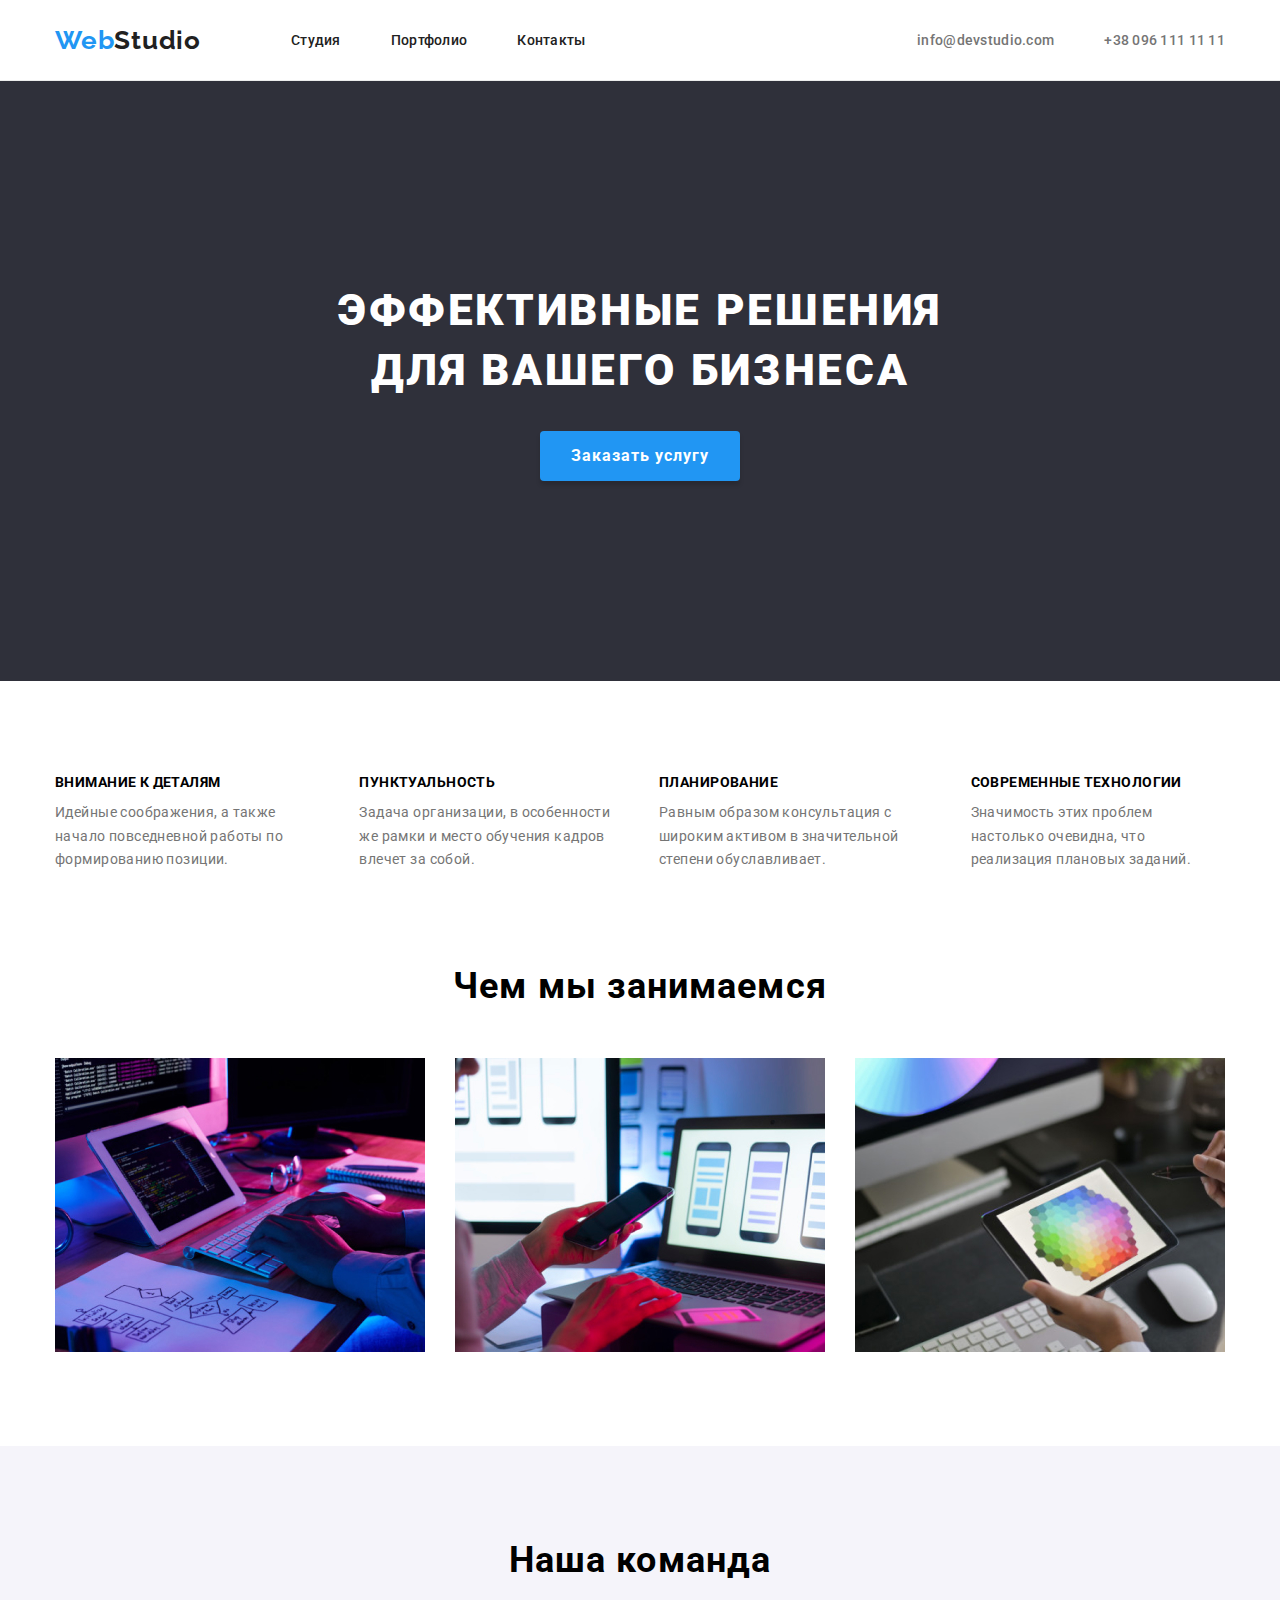
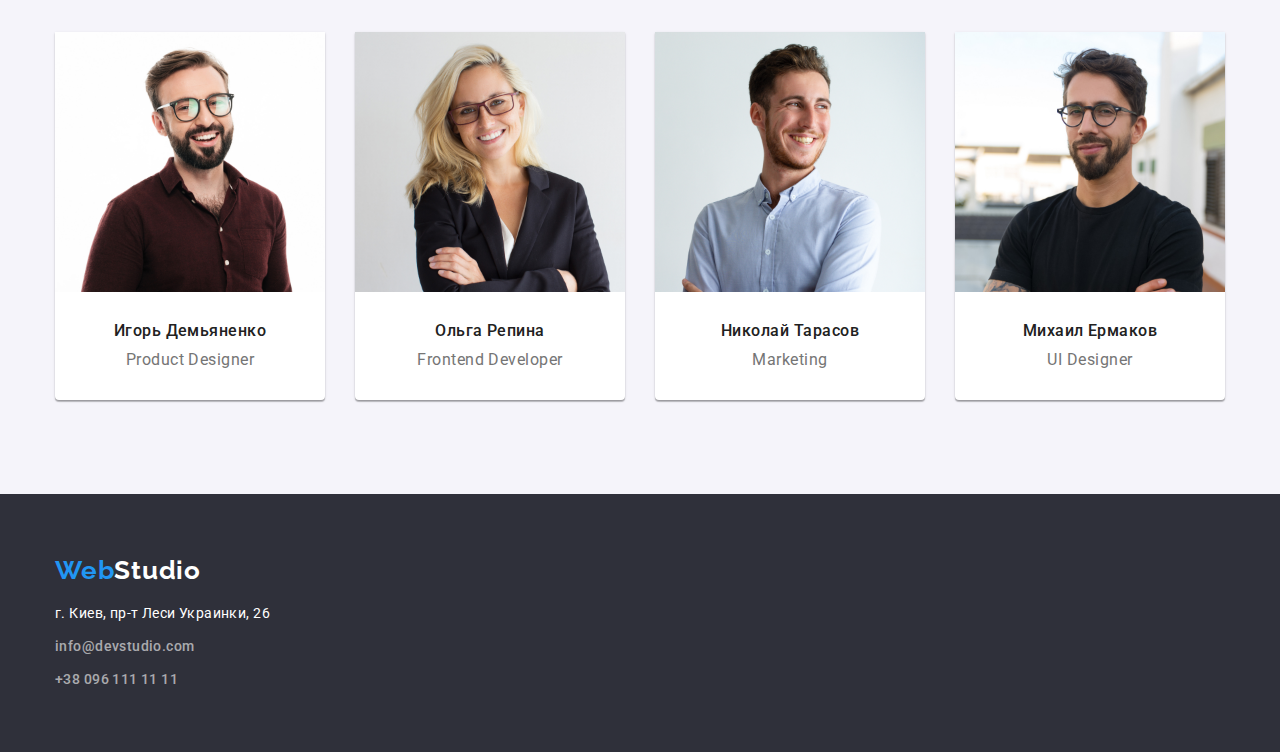
<file: index.html>
<!DOCTYPE html>
<html lang="ru">
  <head>
    <meta charset="UTF-8" />
    <meta http-equiv="X-UA-Compatible" content="IE=edge" />
    <meta name="viewport" content="width=device-width, initial-scale=1.0" />
    <link
      rel="stylesheet"
      href="https://cdnjs.cloudflare.com/ajax/libs/modern-normalize/1.0.0/modern-normalize.css"
      integrity="sha512-Zx6MlUMKSVJoQ+83OwhdILe8cSEsCzfqThJd7J/VA2UrK6Ctj85p+xzqfyuNXE5B1k25uUdmJ2OzItbBy9GHAQ=="
      crossorigin="anonymous"
    />
    <link rel="preconnect" href="https://fonts.gstatic.com" />

    <link rel="preconnect" href="https://fonts.gstatic.com" />
    <link
      href="https://fonts.googleapis.com/css2?family=Raleway:wght@700&family=Roboto:wght@400;500;700;900&display=swap"
      rel="stylesheet"
    />
    <link rel="stylesheet" href="./css/style.css" />
    <title>WebStudio</title>
  </head>
  <body>
    <header class="header" >
      <div class="container ">
        <!-- Navigations -->
        <nav>
          <a href="./" class="link logo">
            <span class="logo-span">Web</span>Studio</a
          >
          <ul class="menu list-no">
            <li class="nav-item">
              <a class="link nav-link" href="#">Студия</a>
            </li>
            <li class="nav-item">
              <a class="link nav-link" href="./portfolio/portfolio.html"
                >Портфолио</a
              >
            </li>
            <li class="nav-item">
              <a class="link nav-link" href="#">Контакты</a>
            </li>
          </ul>
        </nav>
        <ul class="con-list list-no">
          <li class="con-item">
            <a class="link con-link" href="mailto:info@devstudio.com"
              >info@devstudio.com</a
            >
          </li>
          <li class="con-item">
            <a class="link con-link" href="tel:+380961111111"
              >+38 096 111 11 11</a
            >
          </li>
        </ul>
      </div>
    </header>
    <main>
      <section class="shapka">
        <div class="container">
          <h1 class="main-title">Эффективные решения для вашего бизнеса</h1>
          <div class="center">
            <button class="order-but" type="button">Заказать услугу</button>
          </div>
      </section>
      <section class="about-section">
        <div class="container">          
          <!-- Наши качества -->
          <ul class="about-list list-no">
            <li class="about-list-item">
              <h3 class="mini-title">Внимание к деталям</h3>
              <p class="zagolovok about-p">
                Идейные соображения, а также начало повседневной работы по
                формированию позиции.
              </p>
            </li>
            <li class="about-list-item">
              <h3 class="mini-title">Пунктуальность</h3>
              <p class="zagolovok about-p">
                Задача организации, в особенности же рамки и место обучения кадров
                влечет за собой.
              </p>
            </li>
            <li class="about-list-item">
              <h3 class="mini-title">Планирование</h3>
              <p class="zagolovok about-p">
                Равным образом консультация с широким активом в значительной
                степени обуславливает.
              </p>
            </li>
            <li class="about-list-item">
              <h3 class="mini-title">Современные технологии</h3>
              <p class="zagolovok about-p">
                Значимость этих проблем настолько очевидна, что реализация
                плановых заданий.
              </p>
            </li>
          </ul>
        </div>
      </section>
      <section class="list-img-section" >
        <div class="container">
          <!-- Фото чем мы занимаемся  -->
          <h2 class="title-section">Чем мы занимаемся</h2>
          <ul class="list-no list-img">
            <li>
              <img
                src="img/img-3.jpg"
                width="370"
                height="294"
                alt="Програмист пишет код"
              />
            </li>
            <li>
              <img
                src="img/img-1.jpg"
                width="370"
                height="294"
                alt="Робота веб-дизайнера"
              />
            </li>
            <li>
              <img
                src="img/img-2.jpg"
                width="370"
                height="294"
                alt="Я хз шо це таке, і взагалі я хочу сало"
              />
            </li>
          </ul>
        </div>
      </section>
      <section class="team">
        <div class="container">
            <!-- Наша команда -->
          <h2 class="title-section">Наша команда</h2>
          <ul class="list-no list-team">
            <li class="card-people">
              <img src="img/team/img.jpg" alt="Ігарь" width="270" height="260" />
              <h4 class="title-name">Игорь Демьяненко</h4>
              <p class="job">Product Designer</p>
            </li>
            <li class="card-people">
              <img
                src="img/team/img-1.jpg"
                alt="Ольга"
                width="270"
                height="260"
              />
              <h4 class="title-name">Ольга Репина</h4>
              <p class="job">Frontend Developer</p>
            </li>
            <li class="card-people">
              <img src="img/team/img-2.jpg" alt="Коля" width="270" height="260" />
              <h4 class="title-name">Николай Тарасов</h4>
              <p class="job">Marketing</p>
            </li>
            <li class="card-people">
              <img src="img/team/img-3.jpg" alt="Міша" width="270" height="260" />
              <h4 class="title-name">Михаил Ермаков</h4>
              <p class="job">UI Designer</p>
            </li>
          </ul>
        </div>
      </section>
        
        
    </main>
    <footer class="footer">
      <div class="container">
         <!-- Адрес и контакты в футере -->
        <a href="./" class="link logo footer-logo">
          <span class="logo-span ">Web</span><span class="white-span">Studio</span>
        </a>
        <address class="address">
          <a
            href="https://goo.gl/maps/hZhFV1fXpXnWWx7i7"
            class="address-street link"
            target="_blank"
            >г. Киев, пр-т Леси Украинки, 26</a
          >
          <ul class="list-no">
            <li class="footer-item-list">
              <a
                class="link con-link footer-link"
                href="mailto:info@devstudio.com"
                >info@devstudio.com</a
              >
            </li>
            <li class="footer-item-list">
              <a class="link con-link footer-link" href="tel:+380961111111"
                >+38 096 111 11 11</a
              >
            </li>
          </ul>
      </address>
      </div>  
     
    </footer>
  </body>
</html>
</file>
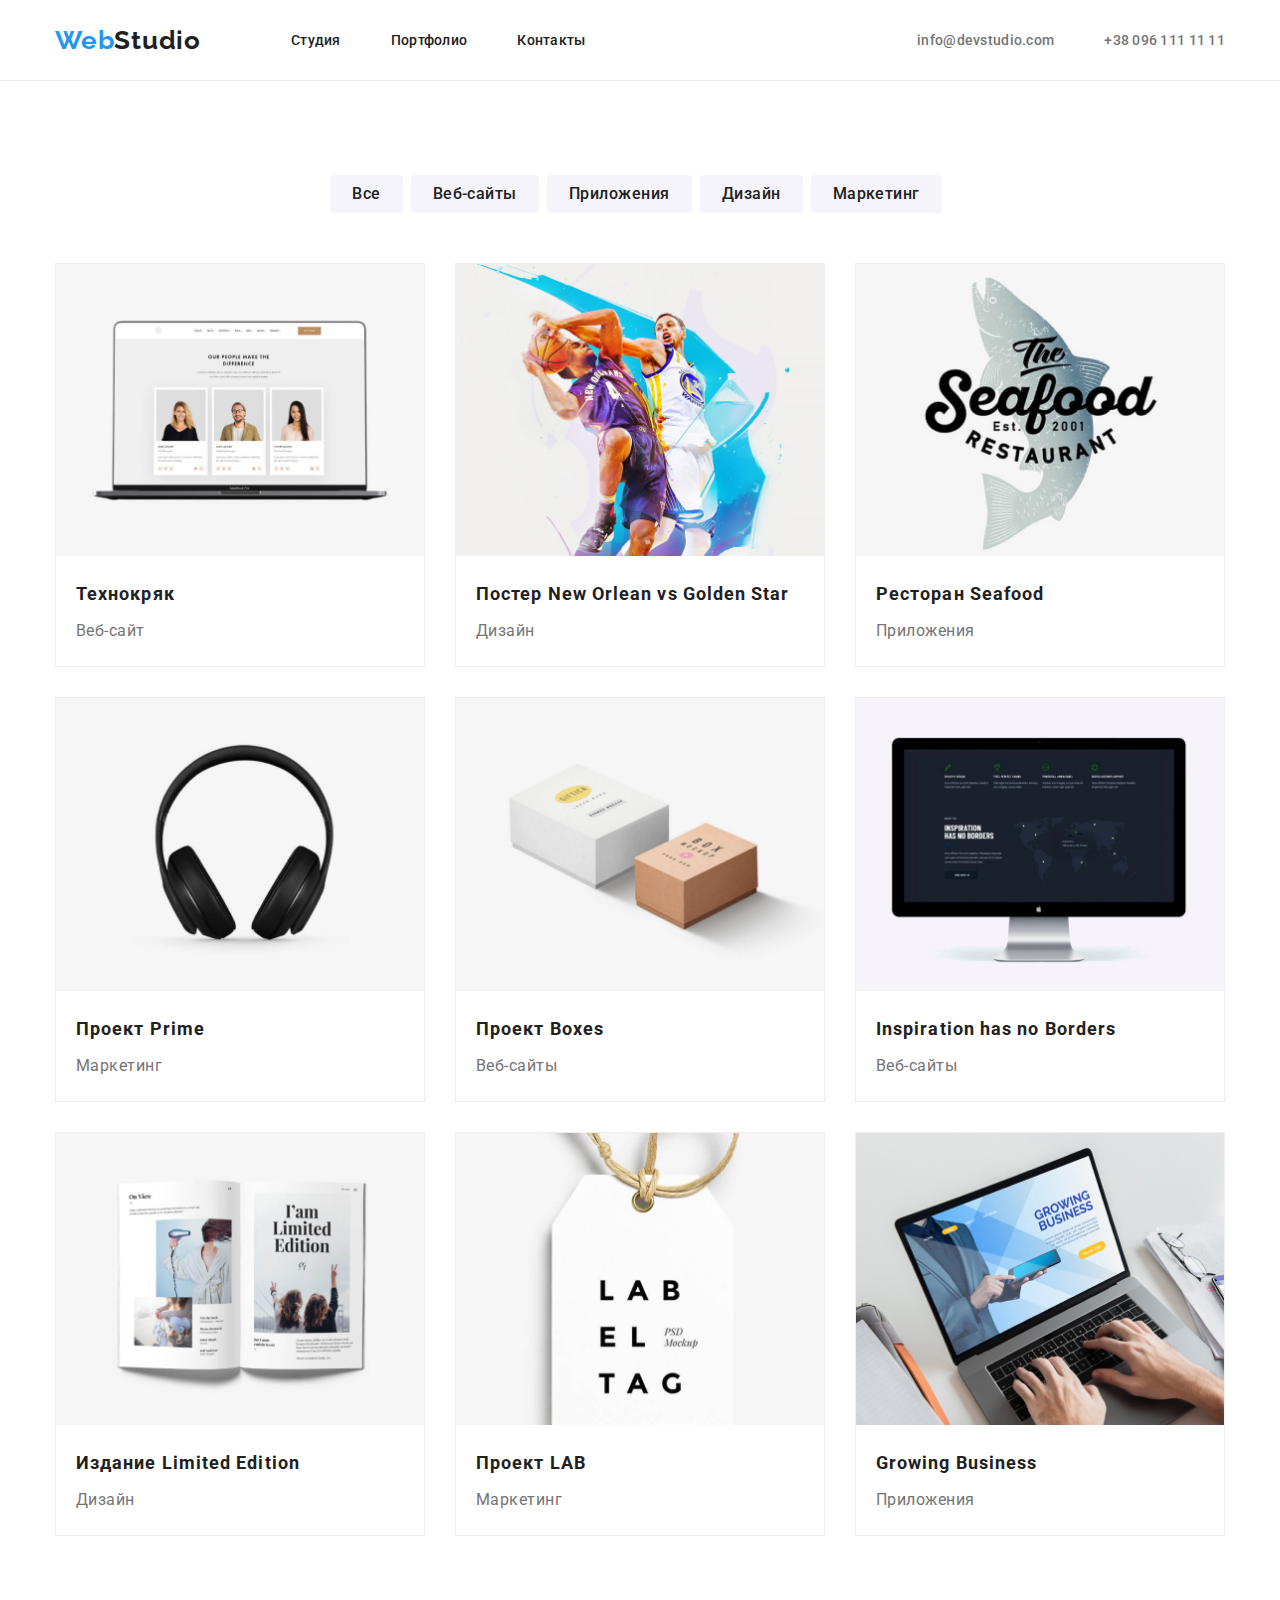
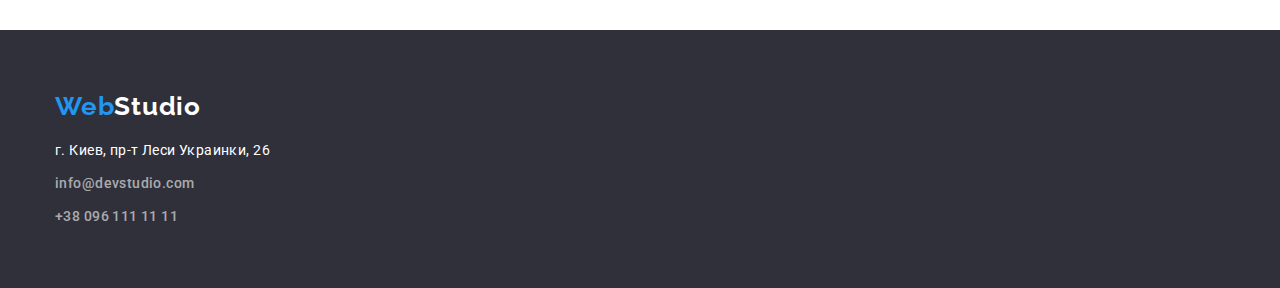
<file: portfolio/portfolio.html>
<!DOCTYPE html>
<html lang="en">
  <head>
    <meta charset="UTF-8" />
    <meta http-equiv="X-UA-Compatible" content="IE=edge" />
    <meta name="viewport" content="width=device-width, initial-scale=1.0" />
    <link rel="preconnect" href="https://fonts.gstatic.com" />
    <link
      href="https://fonts.googleapis.com/css2?family=Raleway:wght@700&family=Roboto:wght@400;500;700;900&display=swap"
      rel="stylesheet"
    />
    <link rel="stylesheet" href="../css/style.css" />
    <title>Portfolio</title>
  </head>
  <body>
    <header class="header">
      <div class="container">
        <!-- Navigations -->
        <nav>
          <a href="../index.html" class="link logo">
            <span class="logo-span">Web</span>Studio</a
          >
          <ul class="menu list-no">
            <li class="nav-item">
              <a class="link nav-link" href="../index.html">Студия</a>
            </li>
            <li class="nav-item">
              <a class="link nav-link" href="#">Портфолио</a>
            </li>
            <li class="nav-item">
              <a class="link nav-link" href="#">Контакты</a>
            </li>
          </ul>
        </nav>
        <ul class="con-list list-no">
          <li class="con-item">
            <a class="link con-link" href="mailto:info@devstudio.com"
              >info@devstudio.com</a
            >
          </li>
          <li class="con-item">
            <a class="link con-link" href="tel:+380961111111"
              >+38 096 111 11 11</a
            >
          </li>
        </ul>
      </div>
    </header>
    <main>
      <section class="catalog">
        <div class="container">
          <ul class="list-no categori-but">
            <li><button class="catalog-but" type="button">Все</button></li>
            <li>
              <button class="catalog-but" type="button">Веб-сайты</button>
            </li>
            <li>
              <button class="catalog-but" type="button">Приложения</button>
            </li>
            <li><button class="catalog-but" type="button">Дизайн</button></li>
            <li>
              <button class="catalog-but" type="button">Маркетинг</button>
            </li>
          </ul>
          <ul class="list-no project-port">
            <!-- Я не знаю это должна быть кнопка или ссылка. Я думаю ссылка -->
            <li class="project">
              <a href="#">
                <img
                  src="../img/portfolio/img.jpg"
                  alt="Веб-сайт"
                  width="370"
                />
                <div class="disription-port">
                  <h3 class="name-project">Технокряк</h3>
                  <p class="type-catalog">Веб-сайт</p>
                </div>
              </a>
            </li>
            <li class="project">
              <a href="#">
                <img
                  src="../img/portfolio/img-1.jpg"
                  alt="Дизайн"
                  width="370"
                />
                <div class="disription-port">
                  <h3 class="name-project">Постер New Orlean vs Golden Star</h3>
                  <p class="type-catalog">Дизайн</p>
                </div>
              </a>
            </li>
            <li class="project">
              <a href="#">
                <img
                  src="../img/portfolio/img-2.jpg"
                  alt="Приложения"
                  width="370"
                />
                <div class="disription-port">
                  <h3 class="name-project">Ресторан Seafood</h3>
                  <p class="type-catalog">Приложения</p>
                </div>
              </a>
            </li>
            <li class="project">
              <a href="#">
                <img
                  src="../img/portfolio/img-3.jpg"
                  alt="Маркетинг"
                  width="370"
                />
                <div class="disription-port">
                  <h3 class="name-project">Проект Prime</h3>
                  <p class="type-catalog">Маркетинг</p>
                </div>
              </a>
            </li>
            <li class="project">
              <a href="#">
                <img
                  src="../img/portfolio/img-4.jpg"
                  alt="Приложения"
                  width="370"
                />
                <div class="disription-port">
                  <h3 class="name-project">Проект Boxes</h3>
                  <p class="type-catalog">Веб-сайты</p>
                </div>
              </a>
            </li>
            <li class="project">
              <a href="">
                <img
                  src="../img/portfolio/img-5.jpg"
                  alt="Веб-сайты"
                  width="370"
                />
                <div class="disription-port">
                  <h3 class="name-project">Inspiration has no Borders</h3>
                  <p class="type-catalog">Веб-сайты</p>
                </div>
              </a>
            </li>
            <li class="project">
              <a href="#">
                <img
                  src="../img/portfolio/img-6.jpg"
                  alt="Дизайн"
                  width="370"
                />
                <div class="disription-port">
                  <h3 class="name-project">Издание Limited Edition</h3>
                  <p class="type-catalog">Дизайн</p>
                </div>
              </a>
            </li>
            <li class="project">
              <a href="#">
                <img
                  src="../img/portfolio/img-7.jpg"
                  alt="Маркетинг"
                  width="370"
                />
                <div class="disription-port">
                  <h3 class="name-project">Проект LAB</h3>
                  <p class="type-catalog">Маркетинг</p>
                </div>
              </a>
            </li>
            <li class="project">
              <a href="#">
                <img
                  src="../img/portfolio/img-8.jpg"
                  alt="Приложения"
                  width="370"
                />
                <div class="disription-port">
                  <h3 class="name-project">Growing Business</h3>
                  <p class="type-catalog">Приложения</p>
                </div>
              </a>
            </li>
          </ul>
        </div>
      </section>
    </main>
    <footer class="footer">
      <div class="container">
        <!-- Адрес и контакты в футере -->
        <a href="../index.html" class="link logo footer-logo">
          <span class="logo-span">Web</span
          ><span class="white-span">Studio</span>
        </a>
        <address class="address">
          <a
            href="https://goo.gl/maps/hZhFV1fXpXnWWx7i7"
            class="address-street link"
            target="_blank"
            >г. Киев, пр-т Леси Украинки, 26</a
          >
          <ul class="list-no">
            <li class="footer-item-list">
              <a
                class="link con-link footer-link"
                href="mailto:info@devstudio.com"
                >info@devstudio.com</a
              >
            </li>
            <li class="footer-item-list">
              <a class="link con-link footer-link" href="tel:+380961111111"
                >+38 096 111 11 11</a
              >
            </li>
          </ul>
        </address>
      </div>
    </footer>
  </body>
</html>
</file>
<file: css/style.css>
*,
::before,
::after {
  margin: 0;
  padding: 0;
}
img {
  display: block;
  max-width: 100%;
  height: auto;
}
h1,
h2,
h3,
h4,
h5,
h6,
p {
  margin-top: 0;
}
html {
  box-sizing: border-box;
}
*,
*::after,
*::before {
  box-sizing: inherit;
}
:root {
  --link-color: #212121;
  --link-color-hov: #2196f3;
  --contact-color: #757575;
  --title-color: #212121;
  --p-color: #757575;
  --font: "Roboto", sans-serif;
}

body {
  box-sizing: border-box;
  font-family: var(--font);
  background: #ffffff;
}
button {
  cursor: pointer;
}
.container {
  width: 1200px;
  margin: 0 auto;
  padding: 0px 15px;
}

.link {
  font-family: var(--font);
  text-decoration: none;
  font-size: 14px;
  color: var(--link-color);
}
.list-no {
  list-style: none;
  padding-left: 0;
  margin: 0;
}
.zagolovok {
  font-family: var(--font);
  color: var(--p-color);
}
/* header */
nav {
  display: flex;
}

.header {
  padding: 24px 0px 25px 0px;
  border-bottom: 1px solid #ececec;
}
header .container {
  display: flex;
  justify-content: space-between;
  align-items: center;
}

.logo {
  font-family: "Raleway", sans-serif;
  font-weight: 700;
  font-size: 26px;
  line-height: 1.3;
  letter-spacing: 0.03em;
  height: 31px;
  margin-right: 90px;
}
.logo-span {
  color: var(--link-color-hov);
}
.white-span {
  color: white;
}
.menu {
  align-items: center;
  display: flex;
}
.nav-item {
  margin-right: 50px;
}

.nav-link {
  font-weight: 500;
  line-height: 1.14;
  letter-spacing: 0.02em;
}
.nav-link:hover {
  color: var(--link-color-hov);
}
.nav-link:focus {
  color: var(--link-color-hov);
}
.con-item {
  /* padding: 20px 0px 20px 0px; */
  margin-right: 50px;
}
.con-item:last-child {
  margin-right: 0px;
}
.con-list {
  display: flex;
  margin-left: auto;
}
.con-link {
  font-weight: 500;
  font-size: 14px;
  line-height: 1.14;
  letter-spacing: 0.02em;
  color: var(--contact-color);
}
.con-link:hover,
.con-link:focus {
  color: var(--link-color-hov);
}
/* end header */

/* shapka */
.shapka {
  background: #2f303a;
  padding-top: 200px;
  padding-bottom: 200px;
}
.main-title {
  color: #fff;
  font-family: var(--font);
  font-weight: 900;
  font-size: 44px;
  line-height: 1.36;
  text-align: center;
  letter-spacing: 0.06em;
  text-transform: uppercase;
  margin: 0 auto 30px auto;
  width: 696px;
}
.order-but {
  background: var(--link-color-hov);
  font-family: var(--font);
  font-weight: 700;
  font-size: 16px;
  line-height: 1.87;
  text-align: center;
  width: 200px;
  height: 50px;
  border: none;
  letter-spacing: 0.06em;
  color: #ffffff;
  box-shadow: 0px 4px 4px rgba(0, 0, 0, 0.15);
  border-radius: 4px;
  transition: all 600ms ease;
}
.order-but:hover {
  width: 250px;
  height: 65px;
  border-radius: 10px;
  box-shadow: 10px 10px 10px rgba(0, 0, 0, 0.15);
}
.center {
  text-align: center;
}

/* shapka end */
/* about-us */
.about-section {
  padding-top: 94px;
  padding-bottom: 94px;
}
.about-list {
  display: flex;
}
.about-list-item:not(:last-child) {
  margin-right: 30px;
}

.mini-title {
  font-family: var(--font);
  font-weight: 700;
  font-size: 14px;
  line-height: 1.14;
  letter-spacing: 0.03em;
  text-transform: uppercase;
  margin-bottom: 10px;
}
.about-p {
  font-size: 14px;
  line-height: 1.71;
  letter-spacing: 0.03em;
}
.title-section {
  font-family: var(--font);
  font-weight: 700;
  font-size: 36px;
  line-height: 1.16;
  text-align: center;
  letter-spacing: 0.03em;
  margin-bottom: 50px;
}
.list-img-section {
  padding-bottom: 94px;
}
.list-img {
  display: flex;

  justify-content: space-between;
}

/* our team */
.team {
  padding-top: 94px;
  padding-bottom: 94px;
  background: #f5f4fa;
}
.list-team {
  display: flex;
  justify-content: space-between;
}
.card-people {
  background-color: white;
  width: 270px;
  box-shadow: 0px 1px 3px rgba(0, 0, 0, 0.12), 0px 1px 1px rgba(0, 0, 0, 0.14),
    0px 2px 1px rgba(0, 0, 0, 0.2);
  border-radius: 0px 0px 4px 4px;
  padding-bottom: 30px;
}
.card-people:last-child {
  margin-right: 0px;
}
.title-name {
  font-family: var(--font);
  color: var(--title-color);
  font-weight: 500;
  font-size: 16px;
  line-height: 1.18;
  text-align: center;
  letter-spacing: 0.03em;
  margin-top: 30px;
  margin-bottom: 10px;
}
.job {
  font-family: inherit;
  color: var(--p-color);
  font-size: 16px;
  line-height: 1.18;
  letter-spacing: 0.03em;
  text-align: center;
}
/* footer */
.footer {
  background: #2f303a;
  padding-top: 60px;
  padding-bottom: 60px;
}

.address {
  font-style: normal;
  margin-top: 15px;
}

.address-street {
  color: #fff;
  font-family: var(--font);
  font-size: 14px;
  line-height: 1.71;
  letter-spacing: 0.03em;
  margin-bottom: 9px;
}
.footer-item-list {
  margin-top: 9px;
}
.footer address .footer-link {
  line-height: 1.71;
  letter-spacing: 0.03em;
  color: rgba(255, 255, 255, 0.6);
}
.footer address .footer-link:hover {
  color: var(--link-color-hov);
}
.footer address .footer-link:focus {
  color: var(--link-color-hov);
}
.black-span {
  color: #000;
}

/* PORTFOLIO */
.catalog {
  padding: 94px 0px 94px 0px;
}
.categori-but {
  display: flex;
  margin: 0px auto 50px auto;
  justify-content: center;
}
.catalog-but {
  font-family: var(--font);
  background: #f5f4fa;
  border-radius: 4px;
  font-weight: 500;
  font-size: 16px;
  line-height: 1.62;
  text-align: center;
  letter-spacing: 0.03em;
  color: var(--link-color);
  margin-right: 8px;

  border-radius: 4px;
  padding: 6px 22px 6px 22px;
  border: none;
}
.catalog-but:hover,
.catalog-but:focus {
  color: #fff;
  background: var(--link-color-hov);
}
.project-port {
  display: flex;
  flex-wrap: wrap;
  margin: -15px;
}
.project {
  border: 1px solid #eeeeee;
  margin: 15px;
  width: 370px;
}
.disription-port {
  padding: 20px;
}
.name-project {
  font-family: var(--font);
  color: var(--link-color);
  font-weight: 700;
  font-size: 18px;
  line-height: 2;
  letter-spacing: 0.06em;
  margin-bottom: 4px;
}
.type-catalog {
  font-family: inherit;
  color: var(--p-color);
  font-size: 16px;
  line-height: 1.87;
  letter-spacing: 0.03em;
}
a {
  text-decoration: none;
}
</file>
